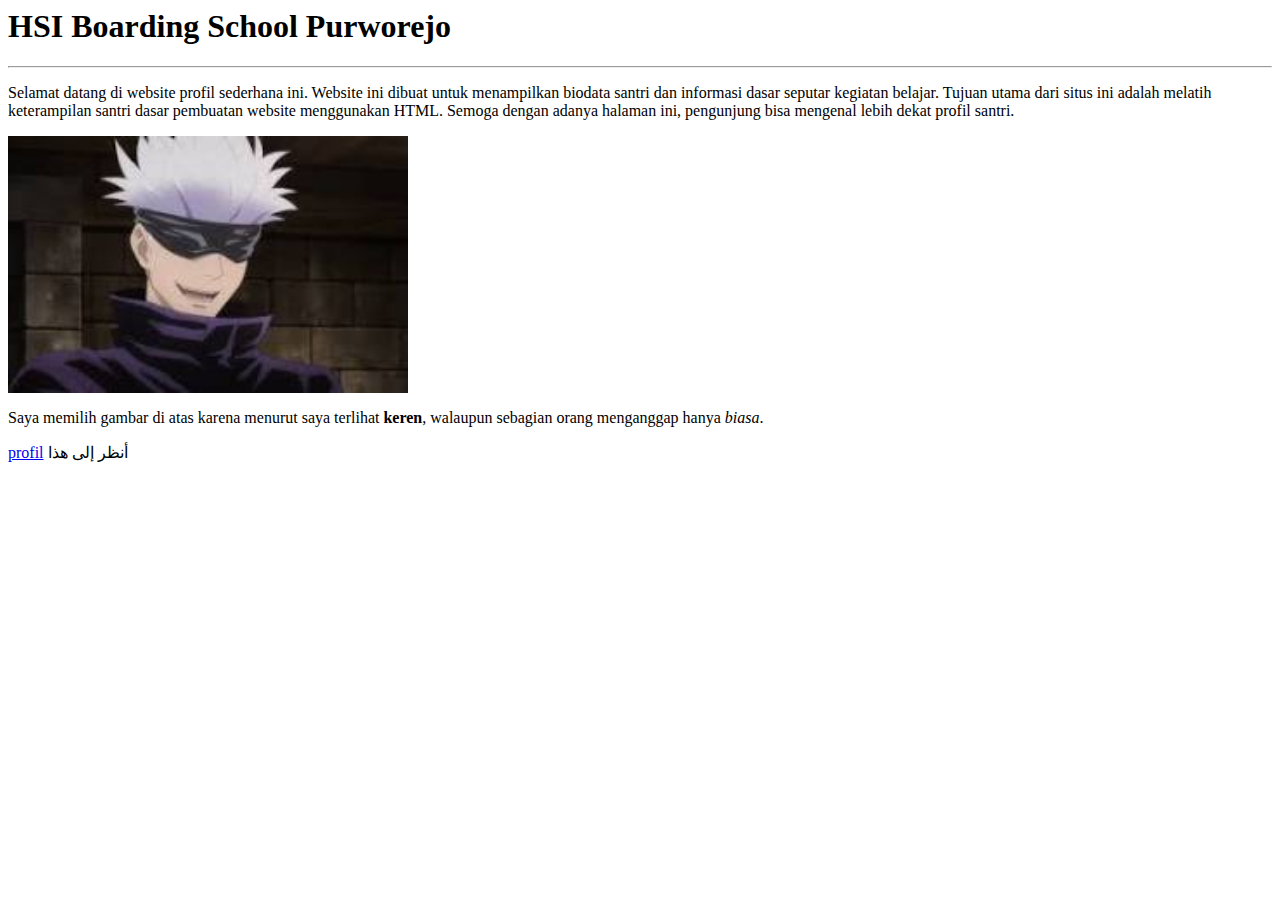
<file: tugas 1/index.html>
<html>
<head>
  <title>HSI Boarding School Purworejo</title>
</head>
<body>
  <!-- Judul -->
  <h1>HSI Boarding School Purworejo</h1>
  <hr>

  <!-- <!pembuka dan pengatar> -->
  <p>
    Selamat datang di website profil sederhana ini.  
    Website ini dibuat untuk menampilkan biodata santri dan informasi dasar seputar kegiatan belajar.  
    Tujuan utama dari situs ini adalah melatih keterampilan santri dasar pembuatan website menggunakan HTML.  
    Semoga dengan adanya halaman ini, pengunjung bisa mengenal lebih dekat profil santri.
  </p>

  <!-- <anime.gojo> -->
  <img src="images/jou_mlj.jpeg" alt="anime" width="400">

  <!-- alasan saya memiih gambar ini -->
  <p>
    Saya memilih gambar di atas karena menurut saya terlihat <b>keren</b>,    
    walaupun sebagian orang menganggap hanya <i>biasa</i>.
  </p>

  <!-- <link> -->
   <p>
    
  <a href="biodata.html"> profil</a> أنظر إلى هذا</p>
</body>
</html>
</file>
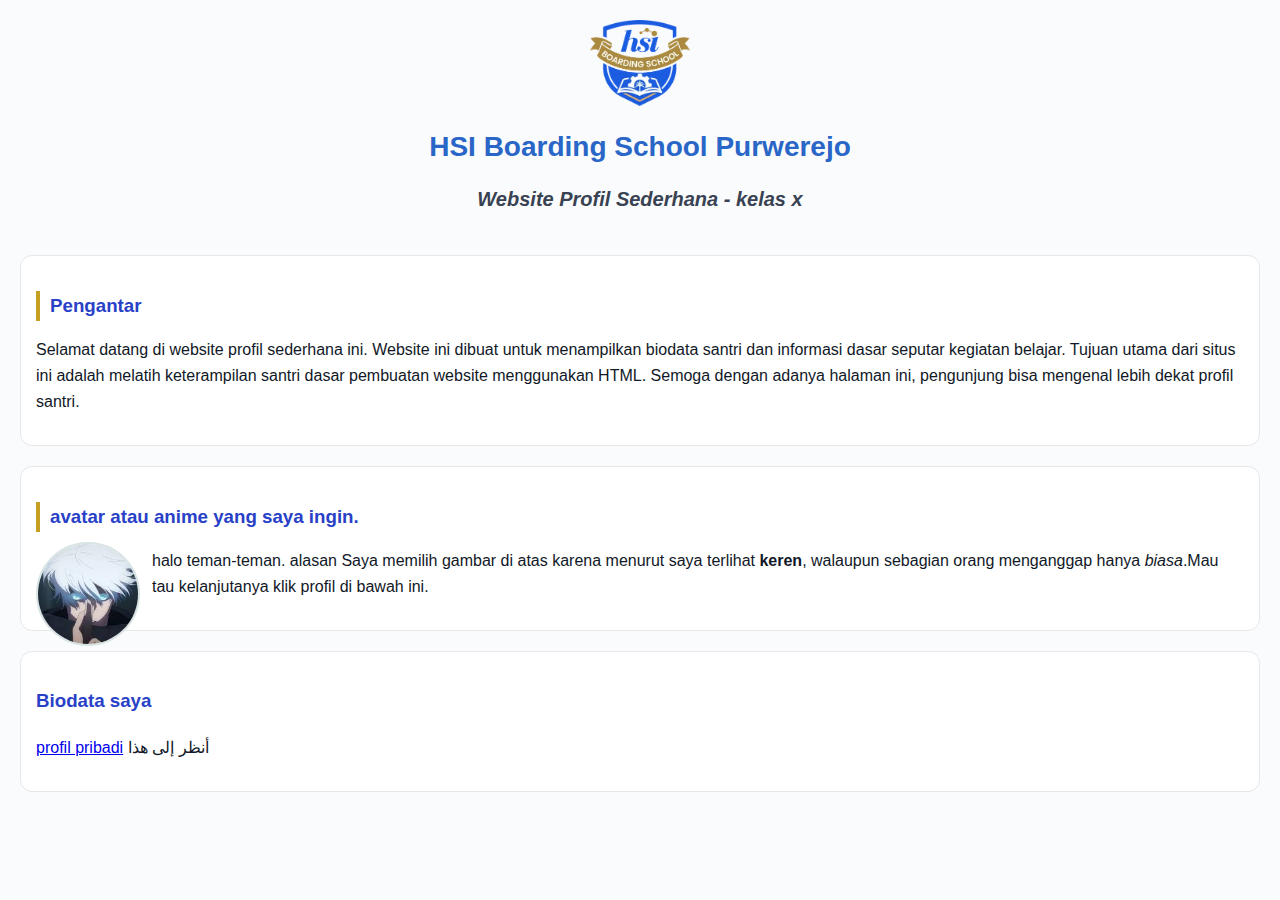
<file: tugas 2/tugas 1/index.html>
<html>
<head>
  <title>HSI Boarding School Purworejo</title>
  <link rel="stylesheet" href="style.css">
  
</head>
<body>
  <div class="logo-container">
    <img src="images/logo.webp" alt="Logo HSI BS" title="Logo HSI Boarding School">
   <h1 class="judul-utama">HSI Boarding School Purwerejo</h1>
  <h3 class="subjudul">Website Profil Sederhana - kelas x</h3>
  </div>
  <br>
  
  

  <!-- Avatar -->
   <div class="box">
   <h3 class="section-title">Pengantar</h3>

  <!-- <!pembuka dan pengatar> -->
  <p>
    Selamat datang di website profil sederhana ini.  
    Website ini dibuat untuk menampilkan biodata santri dan informasi dasar seputar kegiatan belajar.  
    Tujuan utama dari situs ini adalah melatih keterampilan santri dasar pembuatan website menggunakan HTML.  
    Semoga dengan adanya halaman ini, pengunjung bisa mengenal lebih dekat profil santri.
  </p>
   </div>

  
  <div class="box">
    <h3 class="section-title">avatar atau anime yang saya ingin.</h3>
     <img class="avatar" src="images/avatar.storu.jfif" alt="Foto Profil" title="Santri HSI">
    
    <p>
    halo teman-teman. alasan Saya memilih gambar di atas karena menurut saya terlihat <b>keren</b>,    
    walaupun sebagian orang menganggap hanya <i>biasa</i>.Mau tau kelanjutanya klik profil di bawah ini.
  </p>
  </div>
   
  
  

  <!-- <link> -->
   <div class="box"> 
    <h3 class="selection-tittle">Biodata saya</h3>
    <a href="biodata.html"> profil pribadi</a> أنظر إلى هذا</p>
   </div>
</body>

   
    
  
</html>
</file>
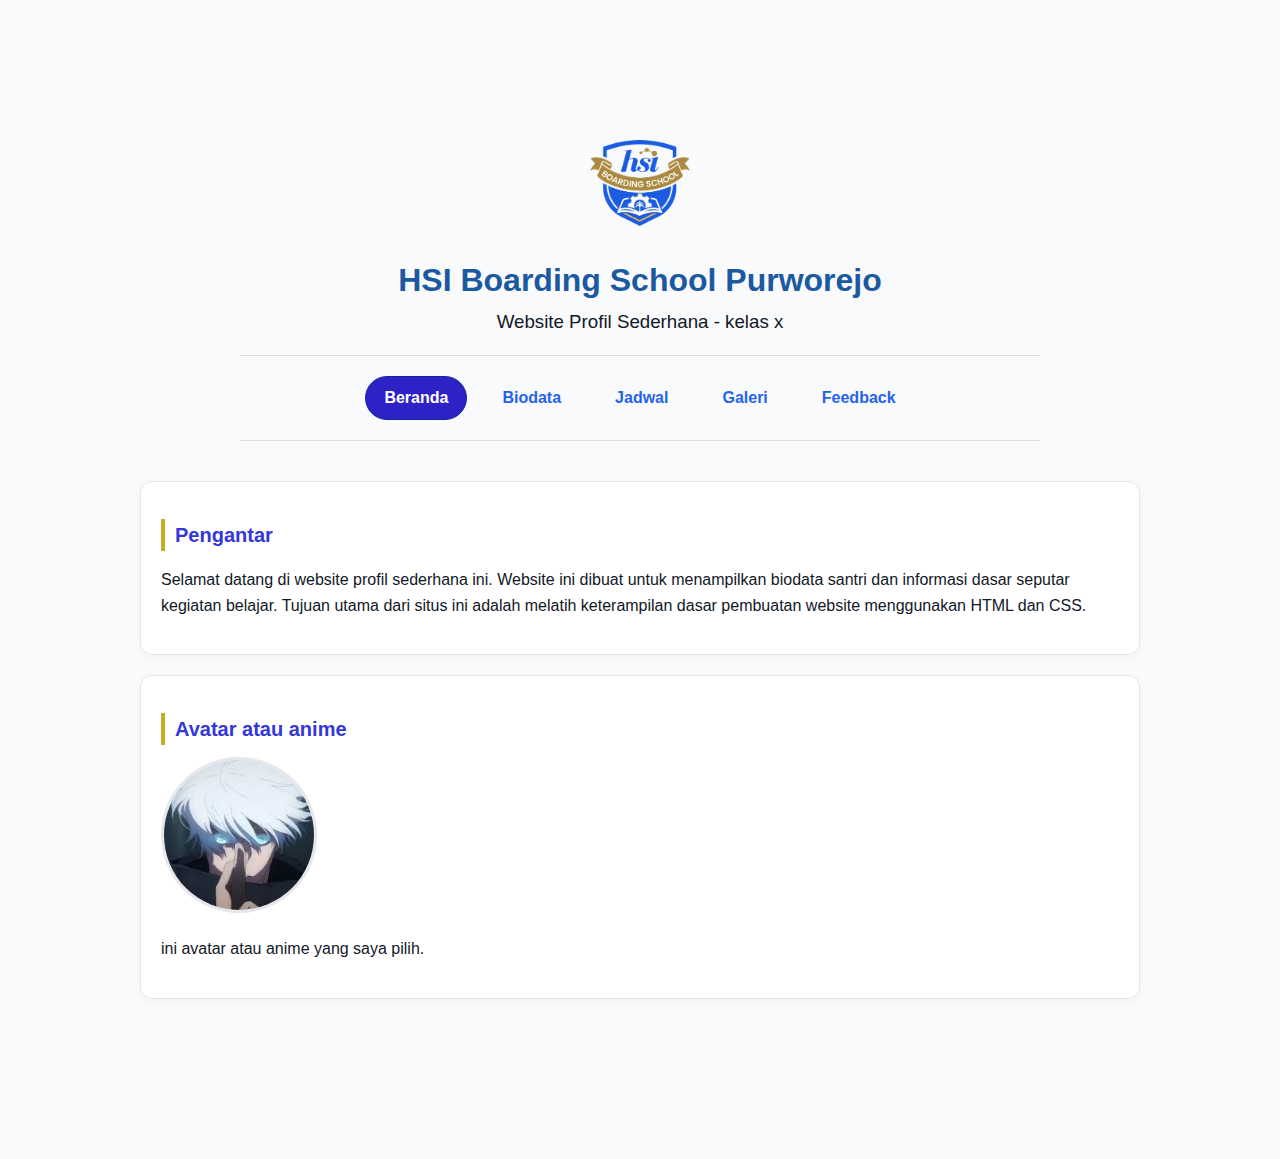
<file: tugas 3/tugas 1/index.html>
<!DOCTYPE html>
<html lang="id">
<head>
  <meta charset="UTF-8">
  <meta name="viewport" content="width=device-width, initial-scale=1.0">
  <title>HSI Boarding School Purworejo</title>
  <link rel="stylesheet" href="style.css">
</head>
<body>

  <!-- LOGO -->
  <div class="logo-container">
    <img src="images/logo.webp" alt="Logo HSI Boarding School" title="HSI Boarding School">
  </div>

  <!-- JUDUL -->
  <h1>HSI Boarding School Purworejo</h1>
  <h3>Website Profil Sederhana - kelas x</h3>
  

  <!-- NAVIGASI -->
   
  <hr>
  <nav>
    <a href="index.html" class="active">Beranda</a>
    <a href="biodata.html">Biodata</a>
    <a href="jadwal.html">Jadwal</a>
    <a href="galeri.html">Galeri</a>
    <a href="feedback.html">Feedback</a>
  </nav>
  <hr>
  <br>
  
  

  <!-- KONTEN UTAMA -->
  <div class="box">
    <h2 class="section-title">Pengantar</h2>
    <p>
      Selamat datang di website profil sederhana ini.  
      Website ini dibuat untuk menampilkan biodata santri dan informasi dasar seputar kegiatan belajar.  
      Tujuan utama dari situs ini adalah melatih keterampilan dasar pembuatan website menggunakan HTML dan CSS.  
    </p>
  </div>

  <div class="box">
    <h2 class="section-title">Avatar atau anime</h2>
    <img src="images/avatar.storu.jfif" alt="Foto Santri" class="avatar">
    <p>
      ini avatar atau anime yang saya pilih.
    </p>
  </div> 

</body>
</html>
</file>
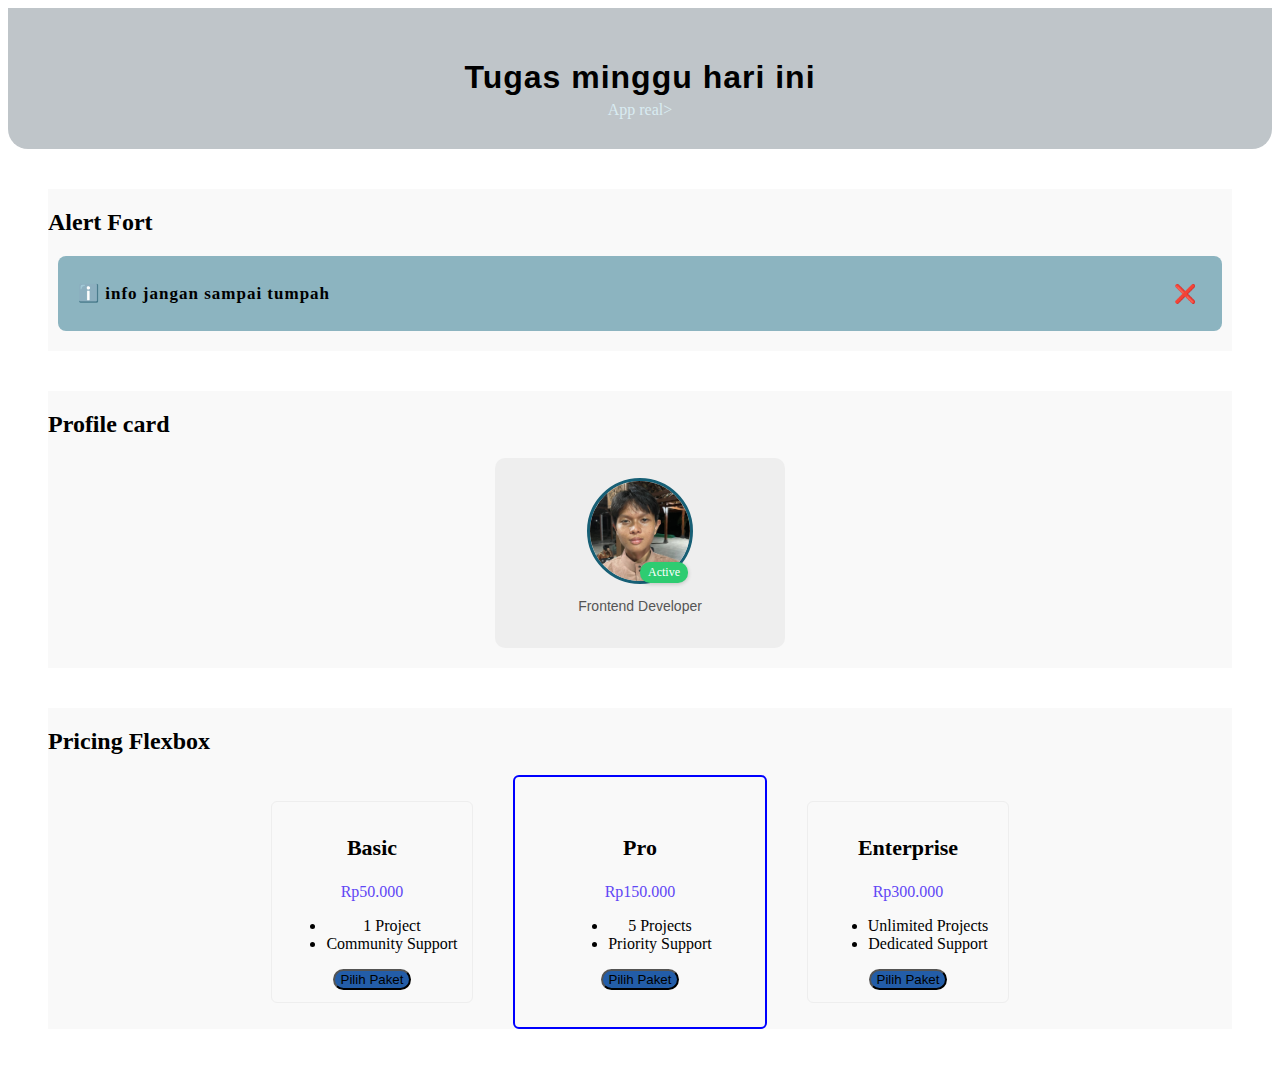
<file: tugas 5/flexbox basic/tugas 5/index.html>
<!DOCTYPE html>
<html lang="en">
<head>
  <meta charset="UTF-8">
  <meta name="viewport" content="width=device-width, initial-scale=1.0">
  <title>tugas flexbox</title>
  <link rel="stylesheet" href="style.css">
</head>
<body>
  <header>
    <h1>Tugas minggu hari ini</h1>
    <p class="subtitle">App real></p>
  </div>

  </header>
  <div class="Box">
    <h2>Alert Fort</h2>
       <div class="flexbox-area alert-info">
        <p>  ℹ️ info jangan sampai tumpah</p>
        <button class="close-btn">❌</button>
       </div>
  </div>
  

  <div class="Box">
    <h2>Profile card</h2>
    <div class="profile-card">
  <div class="avatar">
    <img src="assets/photo.jpg" alt="photo">
    <span class="badge">Active</span>
  </div>
  <p>Frontend Developer</p>
</div>
  </div>


  <div class="Box">
   <h2> Pricing Flexbox</h2>
  
  <div class="pricing">
  <div class="plan">
    <h3>Basic</h3>
    <p class="price">Rp50.000</p>
    <ul>
      <li>1 Project</li>
      <li>Community Support</li>
    </ul>
    <button>Pilih Paket</button>
  </div>

  <div class="plan highlight">
    <h3>Pro</h3>
    <p class="price">Rp150.000</p>
    <ul>
      <li>5 Projects</li>
      <li>Priority Support</li>
    </ul>
    <button>Pilih Paket</button>
  </div>

  <div class="plan">
    <h3>Enterprise</h3>
    <p class="price">Rp300.000</p>
    <ul>
      <li>Unlimited Projects</li>
      <li>Dedicated Support</li>
    </ul>
    <button>Pilih Paket</button>
  </div>
  </div>
  </div>


</body>
</html>
</file>
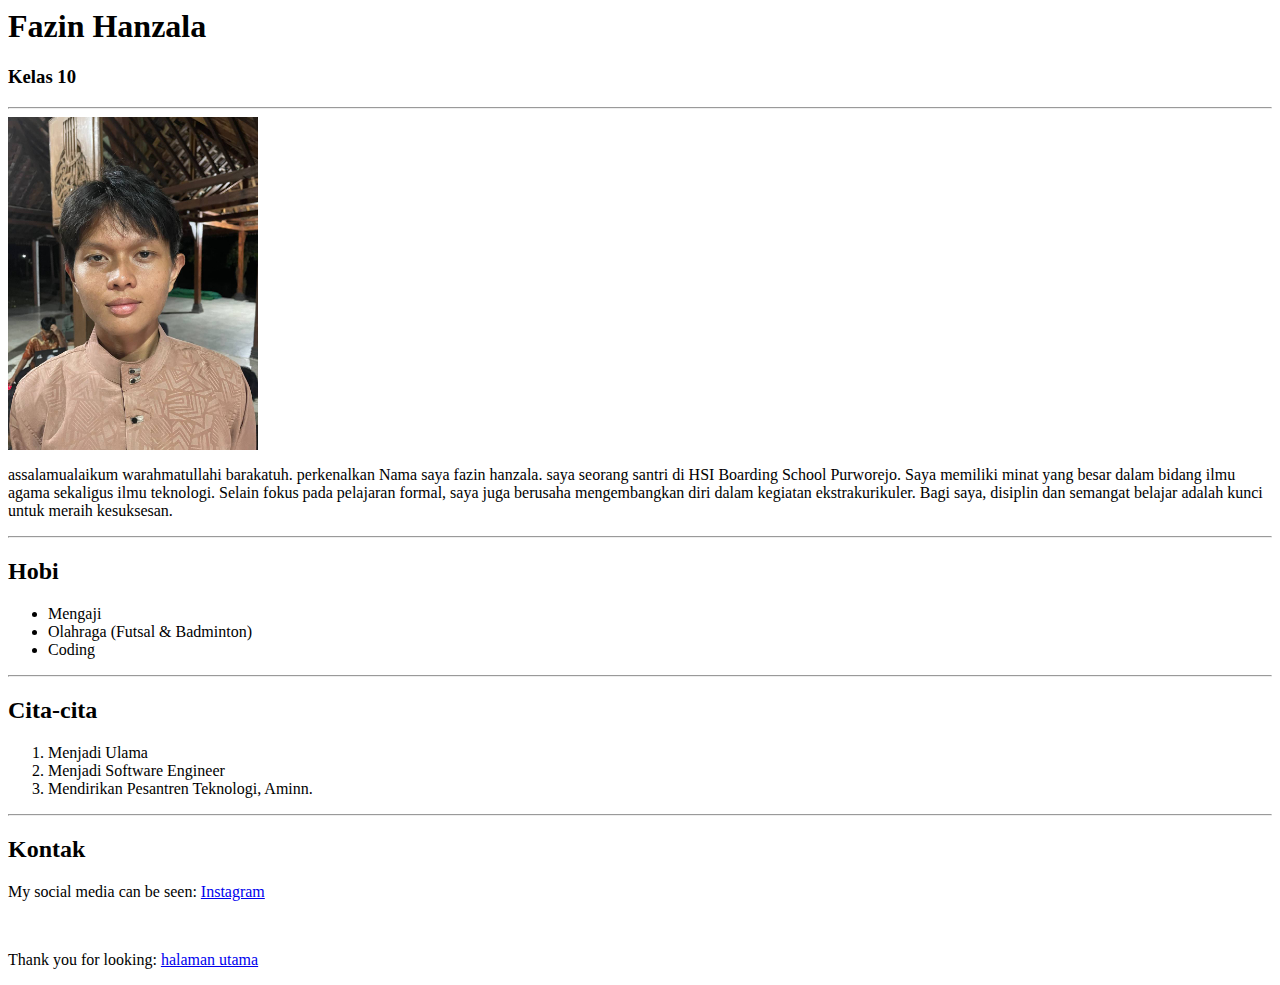
<file: tugas 1/biodata.html>
<html>
<head>
  
  <title>Profil Lengkap Santri</title>
</head>
<body>
  <!-- Nama lengkap dan kelas/jurusan -->
  <h1>Fazin Hanzala</h1>
  <h3>Kelas 10</h3>
  <hr>

  <!-- Foto close-up dari lokal -->
  <img src="images/photo_gini.jpg" alt="Foto tim gua" width="250">
  <br>  

  <!-- Deskripsi diri -->
  <p>
    assalamualaikum warahmatullahi barakatuh. perkenalkan
    Nama saya fazin hanzala. saya seorang santri di HSI Boarding School Purworejo.  
    Saya memiliki minat yang besar dalam bidang ilmu agama sekaligus ilmu teknologi.  
    Selain fokus pada pelajaran formal, saya juga berusaha mengembangkan diri dalam kegiatan ekstrakurikuler.  
    Bagi saya, disiplin dan semangat belajar adalah kunci untuk meraih kesuksesan.
  </p>

  <hr>
  <!-- Hobi -->
  <h2>Hobi</h2>
  <ul>
    <li>Mengaji</li>
    <li>Olahraga (Futsal & Badminton)</li>
    <li>Coding</li>
  </ul>

  <hr>
  <!-- Cita-cita -->
  <h2>Cita-cita</h2>
  <ol>
    <li>Menjadi Ulama</li>
    <li>Menjadi Software Engineer</li>
    <li>Mendirikan Pesantren Teknologi, Aminn.</li>
  </ol>

  <hr>
  <!-- <kontak> -->
  <h2>Kontak</h2>
  <p> 
    My social media can be seen:  
    <a href="https://www.instagram.com/zix_iinn/" target="_blank">Instagram</a><br>
  </p>

  <!-- <selamat kembali> -->

  <br>
  <p>
    Thank you for looking:
    <a href="index.html">halaman utama</a></p> 
</body>
</html>
</file>
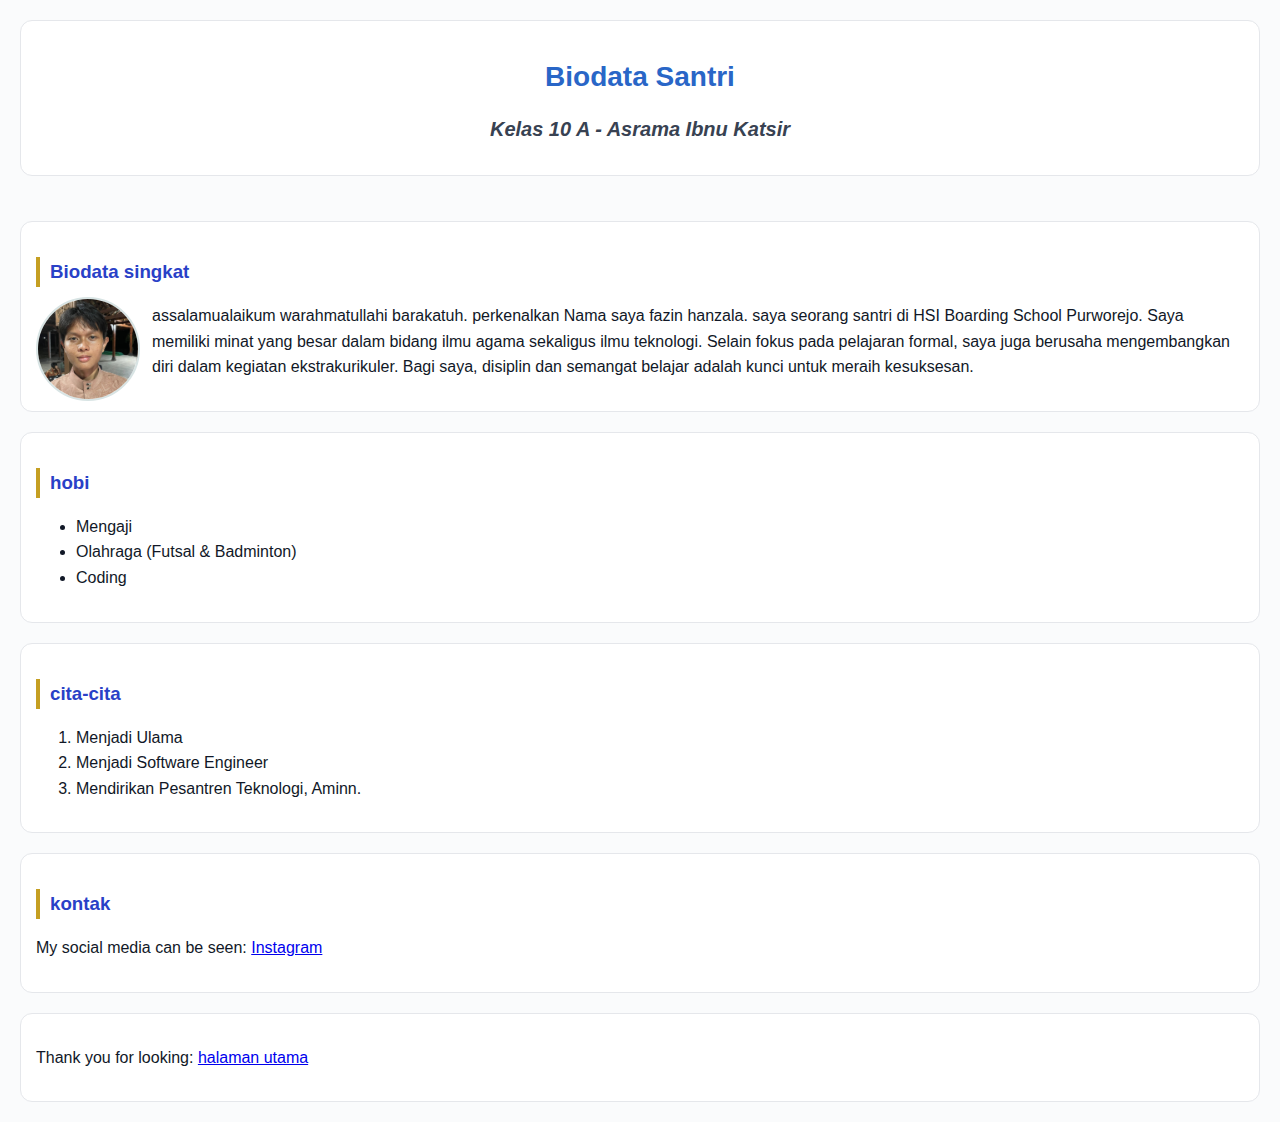
<file: tugas 2/tugas 1/biodata.html>
<html>
<head>
  
  <title>Profil Lengkap Santri</title>
  <link rel="stylesheet" href="style.css">
</head>
<body>
  <div class="box">
  <h1 class="judul-utama">Biodata Santri</h1>
  <h3 class="subjudul bio-subjudul">Kelas 10 A - Asrama Ibnu Katsir</h3>
</div>
<br>


    <!-- <Nama lengkap dan kelas/jurusan> -->
  <div class="box">
    <h3 class="section-title">Biodata singkat</h3>
    <img class="avatar" src="images/photo_gini.jpg" alt="Foto gua" width="200">
   

  <!-- Deskripsi diri -->
  <p>
    assalamualaikum warahmatullahi barakatuh. perkenalkan
    Nama saya fazin hanzala. saya seorang santri di HSI Boarding School Purworejo.  
    Saya memiliki minat yang besar dalam bidang ilmu agama sekaligus ilmu teknologi.  
    Selain fokus pada pelajaran formal, saya juga berusaha mengembangkan diri dalam kegiatan ekstrakurikuler.  
    Bagi saya, disiplin dan semangat belajar adalah kunci untuk meraih kesuksesan.
  </p>
  </div>

  
  <!-- Hobi -->
  <div class="box" id="hobi">
   <h3 class="section-title">hobi</h3>
   <ul>
    <li>Mengaji</li>
    <li>Olahraga (Futsal & Badminton)</li>
    <li>Coding</li>
   </ul>
  </div>

  
  <!-- Cita-cita -->
  <div class="box" id="Cita-cita">
   <h3 class="section-title">cita-cita</h3>
   <ol>
    <li>Menjadi Ulama</li>
    <li>Menjadi Software Engineer</li>
    <li>Mendirikan Pesantren Teknologi, Aminn.</li>
   </ol>
  </div>

  
  <!-- <kontak> -->
  <div class="box">
   <h3 class="section-title">kontak</h3>
   <p> 
    My social media can be seen:  
    <a href="https://www.instagram.com/zix_iinn/" target="_blank">Instagram</a><br>
  </p>
 </div>

  <!-- <selamat kembali> -->
  <div class="box">
    <p>
      Thank you for looking:
      <a href="index.html">halaman utama</a>
    </p>
  </div> 
</body>
</html>
</file>
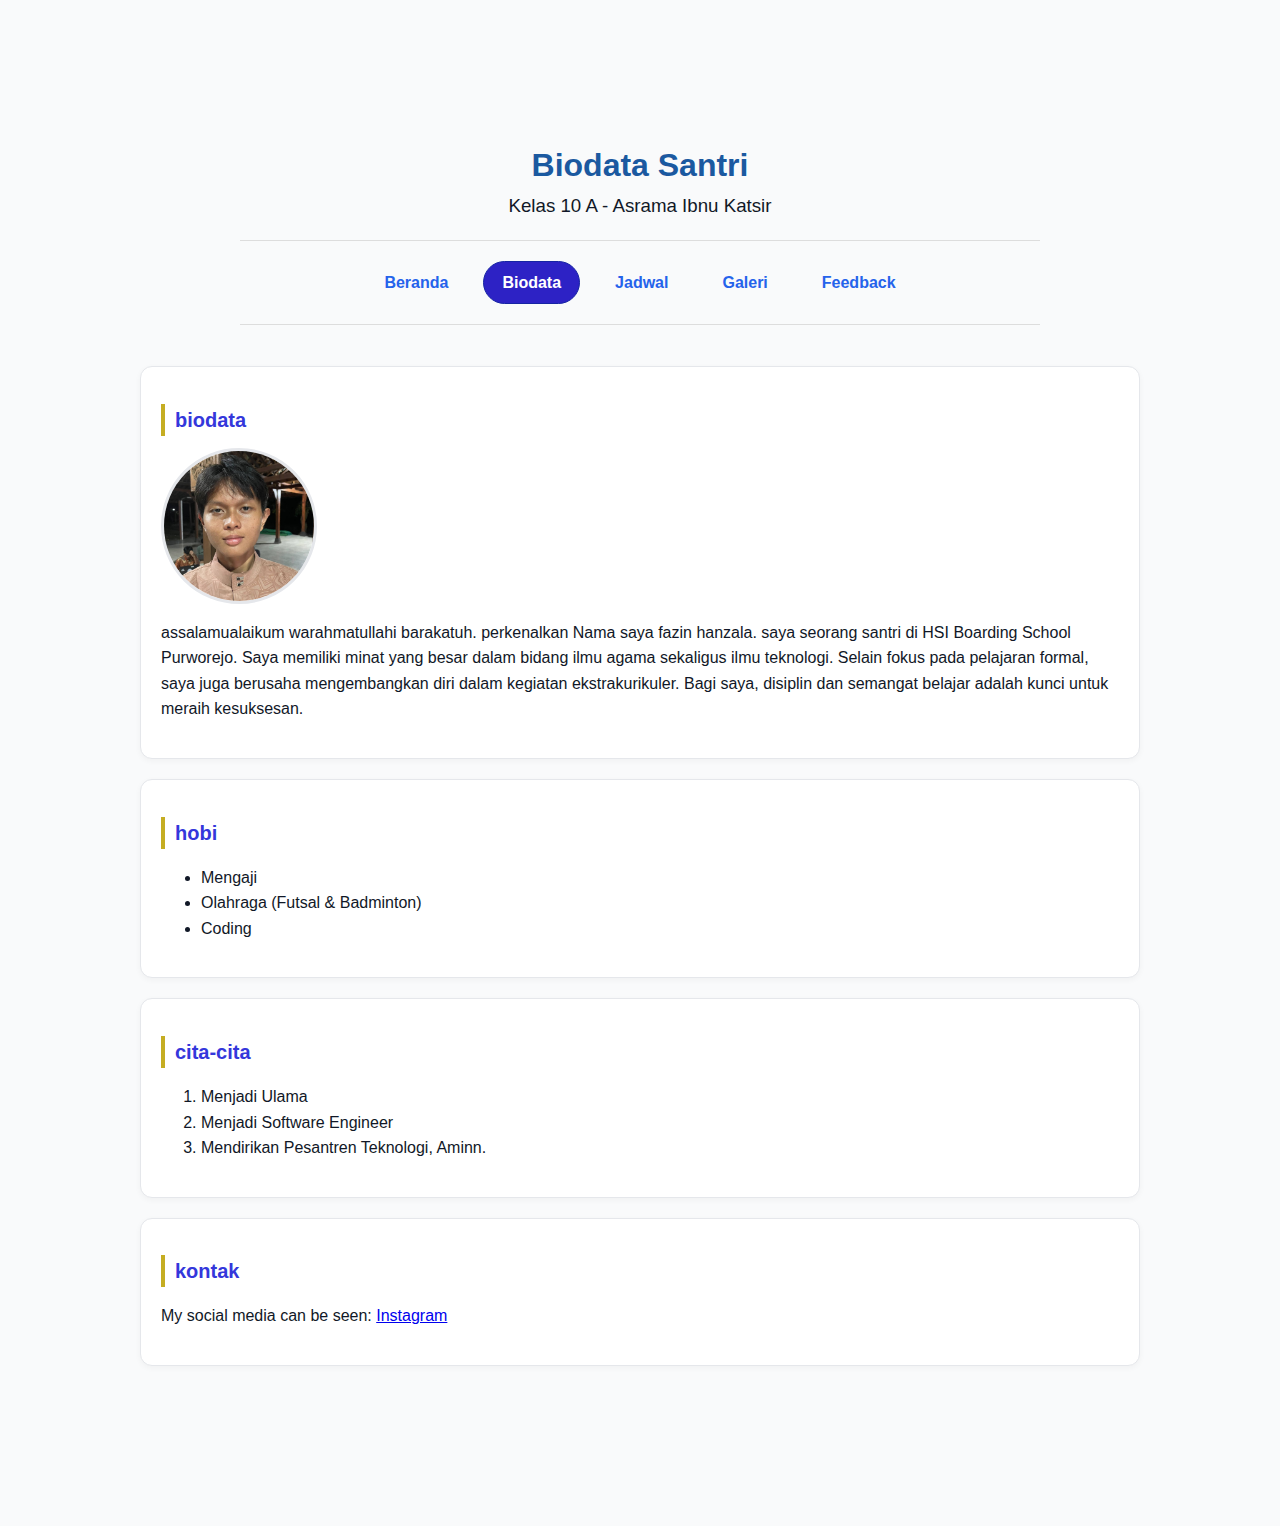
<file: tugas 3/tugas 1/biodata.html>
<html>
<head>
  
  <title>Profil Lengkap Santri</title>
  <link rel="stylesheet" href="style.css">
</head>
<body>
  <h1>Biodata Santri</h1>
  <h3>Kelas 10 A - Asrama Ibnu Katsir</h3>
  <hr>
  <nav>
    <a href="index.html" >Beranda</a>
    <a href="biodata.html"class="active">Biodata</a>
    <a href="jadwal.html">Jadwal</a>
    <a href="galeri.html">Galeri</a>
    <a href="feedback.html">Feedback</a>
  </nav>
  <hr>
  <br>
</div>



    <!-- <Nama lengkap dan kelas/jurusan> -->
    <div class="box">
    <h2 class="section-title">biodata</h2>
    <img class="avatar" src="images/photo_gini.jpg" alt="Foto gua" width="200">
   

  <!-- Deskripsi diri -->
  <p>
    assalamualaikum warahmatullahi barakatuh. perkenalkan
    Nama saya fazin hanzala. saya seorang santri di HSI Boarding School Purworejo.  
    Saya memiliki minat yang besar dalam bidang ilmu agama sekaligus ilmu teknologi.  
    Selain fokus pada pelajaran formal, saya juga berusaha mengembangkan diri dalam kegiatan ekstrakurikuler.  
    Bagi saya, disiplin dan semangat belajar adalah kunci untuk meraih kesuksesan.
  </p>
  </div>

  
  <!-- Hobi -->
  <div class="box" id="hobi">
   <h2 class="section-title">hobi</h2>
   <ul>
    <li>Mengaji</li>
    <li>Olahraga (Futsal & Badminton)</li>
    <li>Coding</li>
   </ul>
  </div>

  
  <!-- Cita-cita -->
  <div class="box" id="Cita-cita">
   <h2 class="section-title">cita-cita</h2>
   <ol>
    <li>Menjadi Ulama</li>
    <li>Menjadi Software Engineer</li>
    <li>Mendirikan Pesantren Teknologi, Aminn.</li>
   </ol>
  </div>

  
  <!-- <kontak> -->
  <div class="box">
   <h2 class="section-title">kontak</h2>
   <p> 
    My social media can be seen:  
    <a href="https://www.instagram.com/zix_iinn/" target="_blank">Instagram</a><br>
  </p>
 </div>

</body>
</html>
</file>
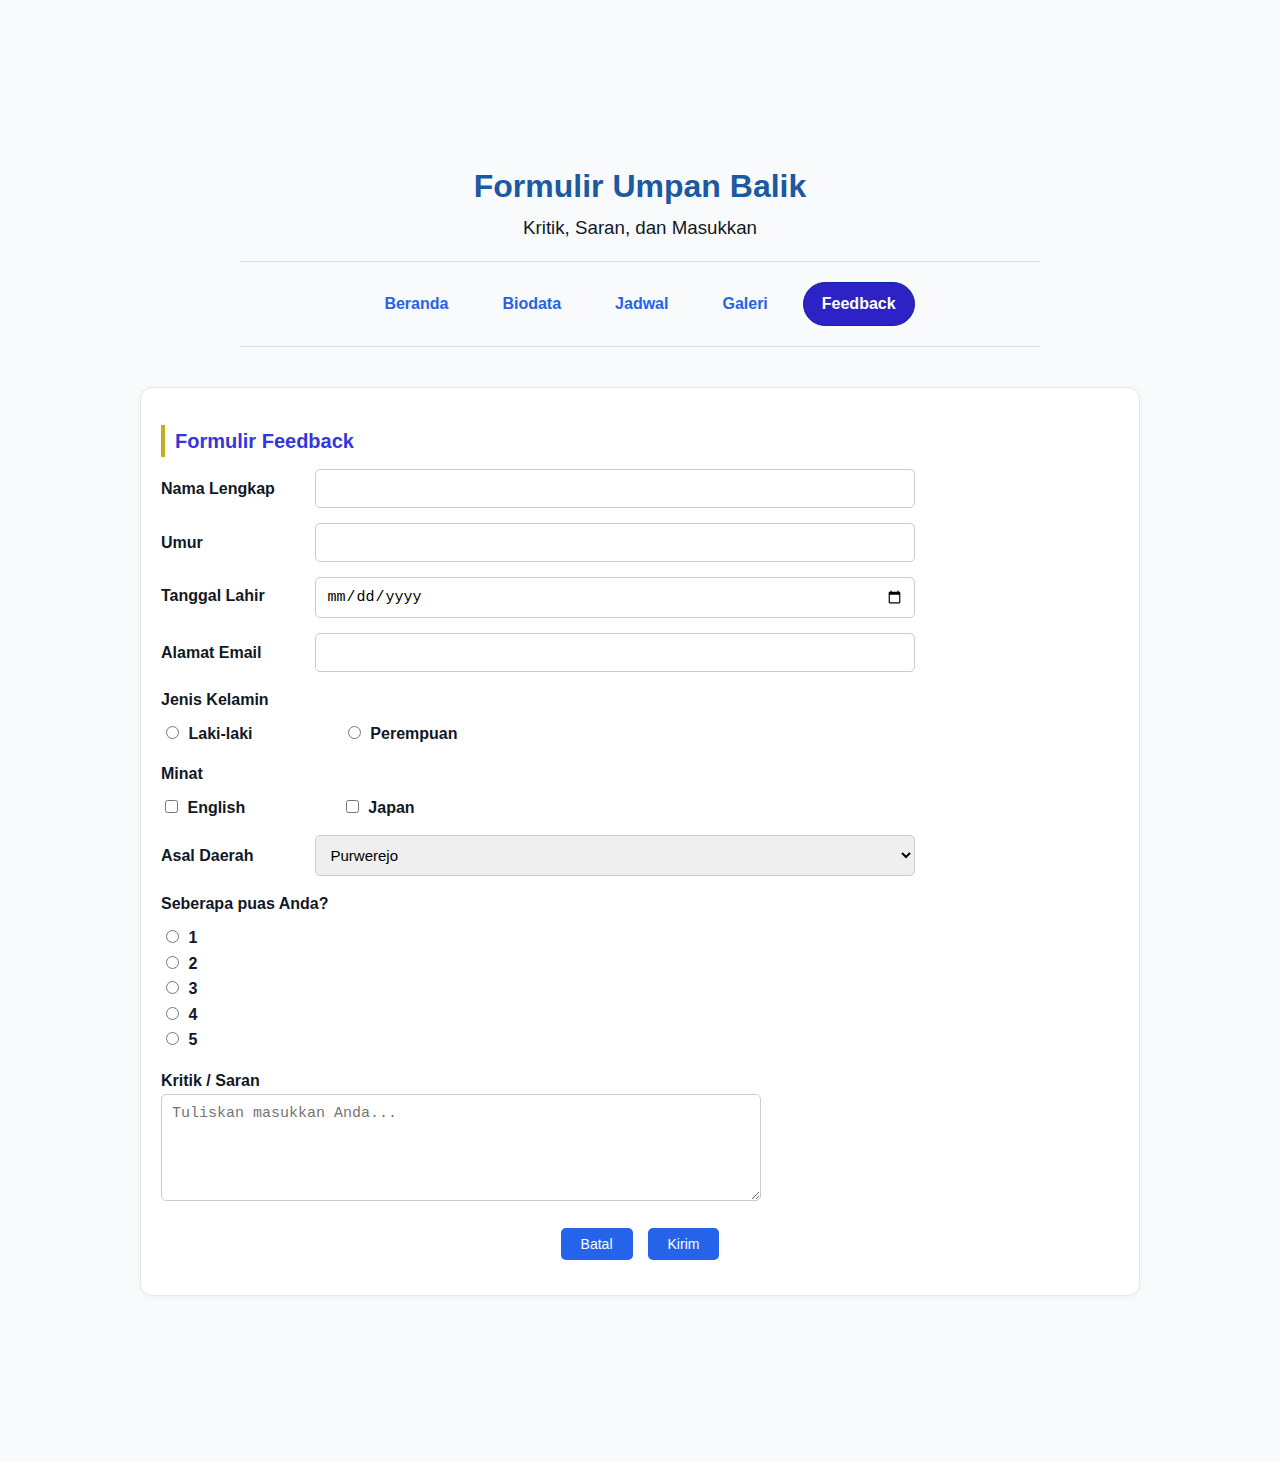
<file: tugas 3/tugas 1/feedback.html>
<!DOCTYPE html>
<html lang="en">
<head>
    <meta charset="UTF-8">
    <meta name="viewport" content="width=device-width, initial-scale=1.0">
    <title>Form</title>
    <link rel="stylesheet" href="style.css">
</head>
<body>
    <h1>Formulir Umpan Balik</h1>
    <h3>Kritik, Saran, dan Masukkan</h3>
    <hr>
  <nav>
    <a href="index.html" >Beranda</a>
    <a href="biodata.html">Biodata</a>
    <a href="jadwal.html">Jadwal</a>
    <a href="galeri.html" >Galeri</a>
    <a href="feedback.html" class="active">Feedback</a>
  </nav>
  <hr>
  <br>

  <div class="box">
  <h2 class="section-title">Formulir Feedback</h2>
  <form action="proses.php" method="post">


    <form>
      <div>
        <label for="namalengkap">Nama Lengkap</label>
        <input type="text" name="nama_lengkap" id="namalengkap" />
      </div>

      <div>
        <label for="umur">Umur</label>
        <input type="number" name="umur" id="umur" />
      </div>

      <div>
        <label for="tgllahir">Tanggal Lahir</label>
        <input type="date" name="tgl_lahir" id="tgllahir" />
      </div>

      <div>
        <label for="alamatemail">Alamat Email</label>
        <input type="email" name="email" id="alamatemail" />
      </div>

      
      <div>
        <p>Jenis Kelamin</p>
        <input type="radio" name="jenis_kelamin" id="lakilaki" value="L" />
        <label for="lakilaki">Laki-laki</label>
        <input type="radio" name="jenis_kelamin" id="perempuan" value="P" />
        <label for="perempuan">Perempuan</label>
      </div>

      <div>
        <p>Minat</p>
        <input type="checkbox" name="minat" id="english" value="English" />
        <label for="english">English</label>
        <input type="checkbox" name="minat" id="japan" value="Japan" />
        <label for="japan">Japan</label>
      </div>

      <div>
        <label for="asal_daerah">Asal Daerah</label>
        <select name="asal_daerah" id="asal_daerah">
          <option value="purwerejo">Purwerejo</option>
          <option value="jogja">Jogja</option>
          <option value="jakarta">Jakarta</option>
        </select>
      </div>
      
      <div>
        <p>Seberapa puas Anda?</p>
        <input type="radio" name="rating" id="sangatkurang" value="1" />
        <label for="sangatkurang">1</label><br>
        <input type="radio" name="rating" id="kurang" value="2" />
        <label for="kurang">2</label><br>
        <input type="radio" name="rating" id="cukup" value="3" />
        <label for="cukup">3</label><br>
        <input type="radio" name="rating" id="puas" value="4" />
        <label for="puas">4</label><br>
        <input type="radio" name="rating" id="sangatpuas" value="5" />
        <label for="sangatpuas">5</label><br>
        
        
        
        
      </div>

      <div>
        <label for="pesan">Kritik / Saran</label><br>
        <textarea name="pesan" id="pesan" rows="5" cols="40" placeholder="Tuliskan masukkan Anda..."></textarea>
      </div>

      <div class="grid">
        <button type="reset">Batal</button>
        <button type="submit">Kirim</button>
      </div>

    </form>

  </main>
</div>

  
    
</body>
</html>
</file>
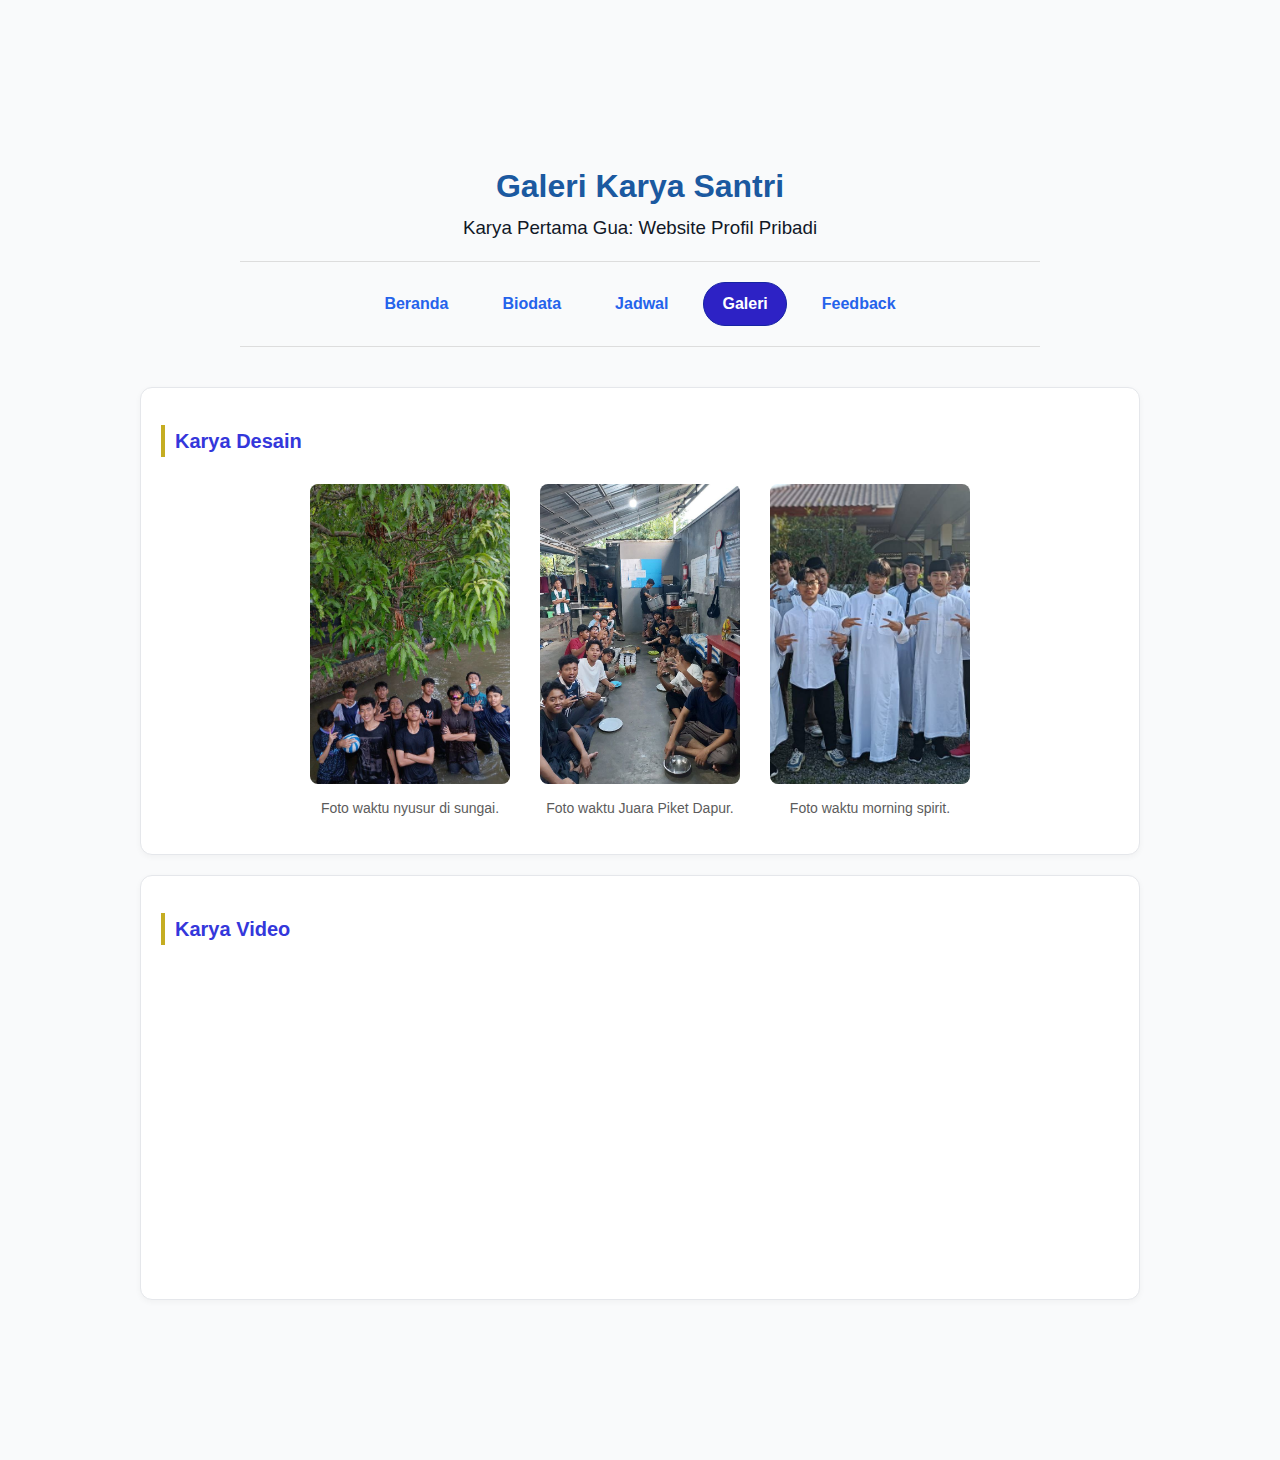
<file: tugas 3/tugas 1/galeri.html>
<!DOCTYPE html>
<html lang="en">
<head>
    <meta charset="UTF-8">
    <meta name="viewport" content="width=device-width, initial-scale=1.0">
    <title>Galeri</title>
    <link rel="stylesheet" href="style.css">
</head>
<body>
    <h1>Galeri Karya Santri</h1>
    <h3>Karya Pertama Gua: Website Profil Pribadi</h3>
       <hr>
    <nav>
    <a href="index.html">Beranda</a>
    <a href="biodata.html">Biodata</a>
    <a href="jadwal.html">Jadwal</a>
    <a href="galeri.html" class="active">Galeri</a>
    <a href="feedback.html">Feedback</a>
    </nav>
    <hr>
    <br>

    <div class="box">
        <h2 class="section-title">Karya Desain</h2>

        <div class="gallery">
          <figure>
            <img src="images/jamil.jpg" alt="Foto 1" class="foto">
            <figcaption>Foto waktu nyusur di sungai.</figcaption>
          </figure>

          <figure>
            <img src="images/foto.juara dapur.jpg" alt="Foto 2" class="foto">
            <figcaption>Foto waktu Juara Piket Dapur.</figcaption>
          </figure>

          <figure>
            <img src="images/photo sobha.jpg" alt="Foto 2" class="foto">
            <figcaption>Foto waktu morning spirit.</figcaption>
          </figure>
        </div>
    </div>
    <div class="box">
        <h2 class="section-title">Karya Video</h2>
        <div class="video-container">
            <iframe width="487" height="315" src="https://www.youtube.com/embed/jcMeGsL1Q7g?si=nspy0rkJNn4UhwDt" title="YouTube video player"
            frameborder="0" allow="accelerometer; autoplay; clipboard-write; encrypted-media; gyroscope; picture-in-picture; web-share" 
            referrerpolicy="strict-origin-when-cross-origin" allowfullscreen></iframe>
        </div>
    </div>



</body>
</html>
</file>
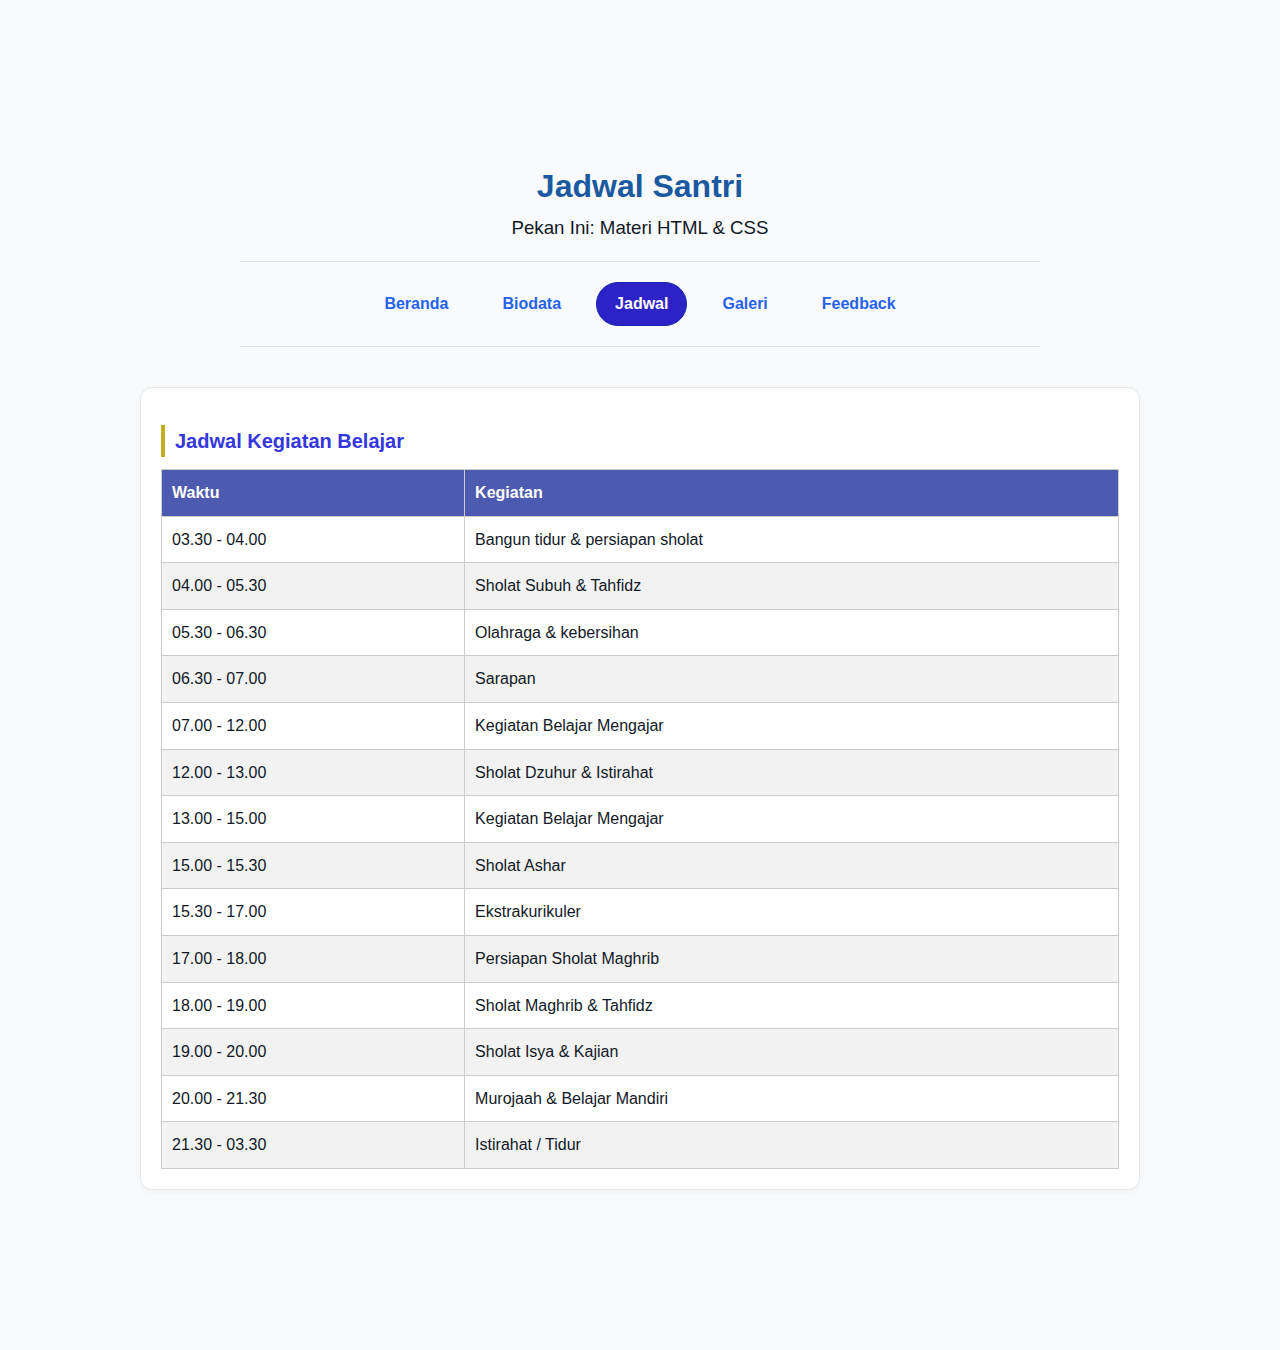
<file: tugas 3/tugas 1/jadwal.html>
<!DOCTYPE html>
<html lang="en">
<head>
    <meta charset="UTF-8">
    <meta name="viewport" content="width=device-width, initial-scale=1.0">
    <title>jadwal Santri</title>
    <link rel="stylesheet" href="style.css">
</head>
<body>
    <h1>Jadwal Santri</h1>
    <h3>Pekan Ini: Materi HTML & CSS</h3>

    <!-- <nav nya> -->
    <hr>
    <nav>
    <a href="index.html">Beranda</a>
    <a href="biodata.html">Biodata</a>
    <a href="jadwal.html" class="active">Jadwal</a>
    <a href="galeri.html">Galeri</a>
    <a href="feedback.html">Feedback</a>
    </nav>
    <hr>
    <br>

    <div class="box">
        <h2 class="section-title">Jadwal Kegiatan Belajar</h2>
<table>
  <thead>
    <tr>
      <th>Waktu</th>
      <th>Kegiatan</th>
    </tr>
  </thead>
  <tbody>
    <tr>
      <td>03.30 - 04.00</td>
      <td>Bangun tidur &amp; persiapan sholat</td>
    </tr>
    <tr>
      <td>04.00 - 05.30</td>
      <td>Sholat Subuh &amp; Tahfidz</td>
    </tr>
    <tr>
      <td>05.30 - 06.30</td>
      <td>Olahraga &amp; kebersihan</td>
    </tr>
    <tr>
      <td>06.30 - 07.00</td>
      <td>Sarapan</td>
    </tr>
    <tr>
      <td>07.00 - 12.00</td>
      <td>Kegiatan Belajar Mengajar</td>
    </tr>
    <tr>
      <td>12.00 - 13.00</td>
      <td>Sholat Dzuhur &amp; Istirahat</td>
    </tr>
    <tr>
      <td>13.00 - 15.00</td>
      <td>Kegiatan Belajar Mengajar</td>
    </tr>
    <tr>
      <td>15.00 - 15.30</td>
      <td>Sholat Ashar</td>
    </tr>
    <tr>
      <td>15.30 - 17.00</td>
      <td>Ekstrakurikuler</td>
    </tr>
    <tr>
      <td>17.00 - 18.00</td>
      <td>Persiapan Sholat Maghrib</td>
    </tr>
    <tr>
      <td>18.00 - 19.00</td>
      <td>Sholat Maghrib &amp; Tahfidz</td>
    </tr>
    <tr>
      <td>19.00 - 20.00</td>
      <td>Sholat Isya &amp; Kajian</td>
    </tr>
    <tr>
      <td>20.00 - 21.30</td>
      <td>Murojaah &amp; Belajar Mandiri</td>
    </tr>
    <tr>
      <td>21.30 - 03.30</td>
      <td>Istirahat / Tidur</td>
    </tr>
  </tbody>
</table>
  </div>
</body>
</html>
</file>
<file: tugas 2/tugas 1/style.css>
/* Dasar */
body {
  font-family: Arial, sans-serif;
  margin: 20px;
  background: lch(98.22% 0.62 256.22 / 0.836);
  color: #111827;
  line-height: 1.6;
}
.logo-container {
  text-align: center;
  margin-bottom: 15px;
}

.logo-container img {
  width: 100px;   /* atur sesuai kebutuhan */
  height: auto;
}



/* Judul utama */
.judul-utama {
  text-align: center;
  font-size: 28px;
  color: #2966c7;
  margin-bottom: 5px;
  display: block;        
  padding-bottom: 5px;
  font-weight: bold;
}

/* Subjudul */
.subjudul {
  text-align: center;
  font-size: 20px;
  color: hsl(217, 19%, 27%) !important;
  margin-top: 8px;
  margin-bottom: 15px;
  font-style: italic;

}




/* Title Box dengan border-left */
.section-title {
  padding-left: 10px;
  border-left: 4px solid #c59f22;
  margin-top: 20px;
  margin-bottom: 10px;
}

/* Box konten seragam */
.box {
  background: #fff;
  border: 1px solid #e5e7eb;
  border-radius: 12px;
  padding: 15px;
  margin-bottom: 20px;
}
.box h3 {
  color: #2941c7;
}


.avatar {
  border-radius: 50%;
  float: left;
  margin-right: 12px;
  border: 2px solid #d8e4e4;
  width: 100px;       
  height: 100px;      
  object-fit: cover;  
}
</file>
<file: tugas 5/flexbox basic/tugas 5/style.css>
header {
  text-align: center;
  background-color: #bfc5c9;
  color: black;
  padding: 30px 10px;
  border-radius: 0 0 20px 20px;
  margin-bottom: 30px;
}

header h1 {
  font-family: 'Poppins', sans-serif;
  font-size: 32px;
  margin-bottom: 5px;
  letter-spacing: 1px;
}

header .subtitle {
  font-size: 16px;
  color: #d9ecf2;
  margin: 0;
}

.pricing {
  justify-content: center;
  display: flex;
  gap: 40px;
  flex-direction: row;
  align-items: center;
}

h2 {
  text-align: left;
  color: black;
}

.plan {
  background: #f9f9f9;
  text-align: center;
  place-content: center;
  place-items: center;
  height: 200px;
  width: 200px;
  border: 1px solid #eee;
  border-radius: 6px;
}

.highlight {
  border: 2px solid blue;
  height: 250px;
  width: 250px;
}

h3 {
  font-size: 22px;
}

.price {
  color: rgb(97, 71, 245);
}

.Box {
  background-color: #f9f9f9;
  margin: 40px;
  overflow: hidden;
} 

ul {
  color: black;
}

button {
  background-color: rgb(35, 93, 168);
  border-radius: 20px;
  color: black;
} 

.alert-info{
  background: rgb(140, 180, 192);
  justify-content: space-between;
  margin: 10px 10px 20px 10px;
  padding: 10px 20px;
  align-items: center;
  border-radius: 8px;
  display: flex;
  letter-spacing: 1px;
  font-size: 17px;
  font-weight: 800;
}

.close-btn {
  background: transparent;
  border: none;
  color: white;
  font-size: 18px;
  cursor: pointer;
}

.avatar {
  position: relative;
  display: inline-block;
}

.profile-card {
  padding: 20px;
  width: 250px;
  background: #eee;
  box-shadow: 0 4px 10px rgba(0, 0, 0, 0,1);
  margin: 20px auto;
  text-align: center;
  border-radius: 10px;
}

.profile-card p {
  margin-top: 10px;
  font-size: 14px;
  color: #555;
  font-family: 'Poppins', sans-serif;
}

.avatar img {
  width: 100px;
  height: 100px;
  border-radius: 50%; /* bikin foto bulat */
  object-fit: cover;
  border: 3px solid #175f75; /* warna bingkai */
}

/* Lencana (badge) di pojok bawah foto */
.badge {
  position: absolute;
  bottom: 5px;
  right: 5px;
  background: #2ecc71; /* hijau “Active” */
  color: white;
  font-size: 12px;
  padding: 3px 8px;
  border-radius: 10px;
  box-shadow: 0 1px 4px rgba(0,0,0,0.2);
}
</file>
<file: tugas 3/tugas 1/style.css>
/* RESET DASAR */
body {
  font-family: Arial, sans-serif;
  margin: 20px;
  padding: 120px;
  background: #f9fafb;
  color: #111827;
  line-height: 1.6;
}

/* LOGO */
.logo-container {
  text-align: center;
  margin-bottom: 10px;
}

.logo-container img {
  width: 100px;
  height: auto;
}

/* JUDUL */
h1 {
  text-align: center;
  color: #1b59a0;
  margin-bottom: 0;
}
h2 {
  color: #111827;
}
h3 {
  text-align: center;
  margin-top: 0;
  font-weight: normal;

}
.section-title {
  color: #3437db !important;  /* biru */
  font-size: 20px;
  margin-bottom: 10px;
}


/* NAVIGASI */
nav {
  display: flex;
  justify-content: center;
  gap: 16px;
  margin: 20px 0;
}

nav a {
  color: #2563eb;
  text-decoration: none;
  font-weight: 600;
  padding: 8px 18px;
  border-radius: 9999px; /* bikin setengah bulat */
  border: 1px solid transparent;
  transition: all 0.2s ease;
}

nav a:hover {
  background: rgba(37, 99, 235, 0.08);
  color: #1d4ed8;
}

nav a.active {
  background: #2d22c5;
  color: white;
  border: 1px solid #1624a3;
}

/* BOX */
.box {
  background: #fff;
  border: 1px solid #e5e7eb;
  border-radius: 12px;
  padding: 20px;
  margin-bottom: 20px;
  box-shadow: 0 2px 6px rgba(0,0,0,0.04);
}

/* JUDUL DI DALAM BOX */
.section-title {
  padding-left: 10px;
  border-left: 4px solid #c5ad22;
  margin-bottom: 12px;
  color: #111827;
}

/* FOTO PROFIL BULAT */
.avatar {
  width: 150px;
  height: 150px;
  border-radius: 50%;
  object-fit: cover;
  border: 3px solid #e5e7eb;
  
}
hr {
  border: none;              /* hapus border bawaan */
  border-top: 1px solid #ddd; /* garis tipis abu muda */
  margin: 15px auto;         /* jarak atas bawah */
  width: 80%;                /* panjang garis */
}
table {
  border-collapse: collapse;
  width: 100%;
}

th, td {
  border: 1px solid #ccc;
  padding: 10px;
  text-align: left;
}

th {
  background-color: #4c5baf;
  color: white;
}

tr:nth-child(even) {
  background-color: #f2f2f2;
} 
figure {     
  margin: 15px;
}

figure figcaption {
  margin-top: 5px;
  font-size: 14px;
  color: #333;
  font-weight: 300;        /* tulisan tipis */
  opacity: 0.8;            /* bikin lebih pudar */
}
.foto {
  width: 200px;
  height: 300px;       /* bentuk landscape */
  object-fit: cover;   /* crop biar pas */
  border-radius: 8px;
}
/* GALERI FOTO */
.gallery {
  display: flex;           /* bikin foto berdampingan */
  flex-wrap: wrap;         /* kalau layar kecil, otomatis turun */               /* jarak antar foto */
  justify-content: center; /* biar rata tengah */
}

.gallery figure {
  text-align: center;  
  width: 200px;            /* lebar kotak tiap foto */
}
.video-container {
  text-align: center;   /* bikin isi div ketengah */
}

.video-container iframe {
  max-width: 100%;      /* biar responsif */
  border-radius: 8px;   /* opsional, sudut melengkung */
}
/* Bagian FORM */
form div {
  margin-bottom: 15px;
}

label {
  display: inline-block;
  width: 150px;
  font-weight: bold;
}

/* Input teks, angka, tanggal, email, password, dan select */
input[type="text"],
input[type="number"],
input[type="date"],
input[type="email"],
input[type="password"],
select,
textarea {
  padding: 10px;
  width: 100%;
  max-width: 600px;
  border: 1px solid #ccc;
  border-radius: 5px;
  font-size: 15px;
  box-sizing: border-box;
}

/* Radio & checkbox */
input[type="radio"],
input[type="checkbox"] {
  width: auto;
  margin-right: 5px;
}

form p {
  margin: 8px 0;
  font-weight: bold;
}

/* Tombol di bagian bawah */
.grid {
  display: flex;
  justify-content: center;
  gap: 15px;
  margin-top: 20px;
}

button {
  padding: 8px 20px;
  border: none;
  border-radius: 5px;
  background: #2563eb;
  color: white;
  cursor: pointer;
  font-size: 14px;
}

button:hover {
  background: #1d4ed8;
}
</file>
